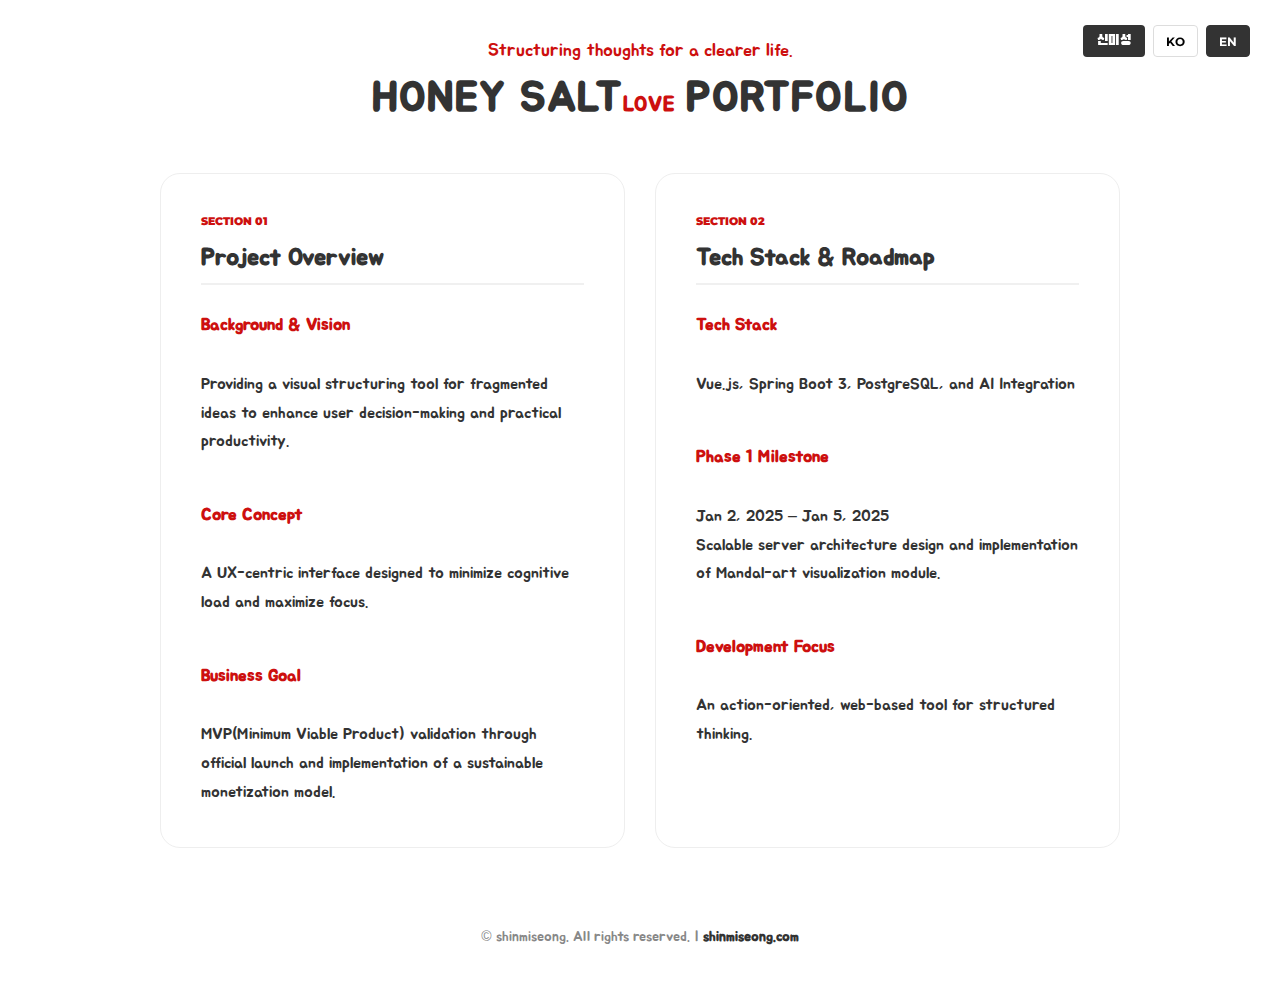
<file: project/hsl/hslPage.html>
<!DOCTYPE html>
<html lang="ko">
<head>
    <meta charset="UTF-8">
    <meta name="viewport" content="width=device-width, initial-scale=1.0">
	<meta property="og:image" content="https://shinmiseong.com/statics/image/common/og-title.png" />
	<meta property="og:title" content="신미성 / Shin Miseong" />
	<meta property="og:description" content="기록과 작업들 / Notes, work, and experiments." />
	<meta property="og:url" content="https://shinmiseong.com/" />
	<meta property="og:type" content="website" />
    <title>단짠♥ Honey Salt Love Portfolio -신미성 · Shin Miseong</title>
    <link href="https://fonts.googleapis.com/css2?family=Black+Han+Sans&family=Jua&family=Montserrat:wght@700;900&family=Open+Sans:wght@300;400;700&display=swap" rel="stylesheet">
	<link rel="icon" href="data:image/svg+xml,<svg xmlns='http://www.w3.org/2000/svg' viewBox='0 0 24 24' fill='%23ffb400'><path d='M12 17.27L18.18 21l-1.64-7.03L22 9.24l-7.19-.61L12 2 9.19 8.63 2 9.24l5.46 4.73L5.82 21z'/></svg>">
    <style>
        :root {
            --primary-color: #333;
            --accent-color: #cd100f; /* 단짠 레드 */
            --text-muted: #888;
        }

        * { box-sizing: border-box; margin: 0; padding: 0; }
        
        body {
            font-family: 'Jua', sans-serif;
            background-color: #ffffff;
            color: var(--primary-color);
            display: flex;
            flex-direction: column;
            align-items: center;
            min-height: 100vh;
            padding: 40px 0;
        }

        @keyframes fadeIn {
            from { opacity: 0; transform: translateY(10px); }
            to { opacity: 1; transform: translateY(0); }
        }

        .header, .content-wrapper, .footer {
            animation: fadeIn 0.8s ease-in-out forwards;
        }

        /* --- 상단 네비게이션 버튼 정렬 최적화 --- */
        .top-nav {
            position: fixed;
            top: 25px;
            right: 30px;
            z-index: 100;
            display: flex;
            align-items: center;
            gap: 8px; /* 버튼 사이 일정한 간격 */
        }

        .home-btn {
            background: var(--primary-color);
            color: #fff;
            border: none;
            padding: 6px 14px;
            cursor: pointer;
            font-size: 14px;
            border-radius: 4px;
            text-decoration: none;
            font-family: 'Black Han Sans', sans-serif;
            transition: all 0.2s;
            display: flex;
            align-items: center;
            height: 32px; /* 버튼 높이 통일 */
        }

        .lang-btn {
            background: #fff;
            border: 1px solid #ddd;
            padding: 0 12px;
            cursor: pointer;
            font-size: 12px;
            border-radius: 4px;
            font-weight: 700;
            text-transform: uppercase;
            font-family: 'Montserrat', sans-serif;
            height: 32px; /* 버튼 높이 통일 */
            transition: 0.2s;
        }
        .lang-btn.active { background: var(--primary-color); color: #fff; border-color: var(--primary-color); }
        .home-btn:hover { background: var(--accent-color); }

        /* --- 헤더 섹션 --- */
        .header {
            margin-bottom: 50px;
            text-align: center;
            width: 100%;
        }
        .slogan {
            font-size: 18px;
            color: var(--accent-color);
            margin-bottom: 10px;
        }
        .main-title { 
            font-size: 42px;
            letter-spacing: 1px;
            line-height: 1.2;
            display: flex;
            align-items: center;
            justify-content: center;
        }
        /* 작고 빨간 하트 포인트 */
        .title-heart {
			color: var(--accent-color);
			font-size: 0.5em;
			vertical-align: baseline;
			position: relative;
			bottom: -6px;
			margin-right: 10px;
        }

        /* --- 콘텐츠 레이아웃 --- */
        .content-wrapper {
            width: 100%;
            max-width: 1000px;
            display: grid;
            grid-template-columns: 1fr 1fr;
            gap: 30px;
            padding: 0 20px;
        }

        .info-card {
            background: #fff;
            padding: 40px;
            border-radius: 20px;
            border: 1px solid #eee;
            transition: 0.3s;
        }
        .info-card:hover { border-color: var(--accent-color); transform: translateY(-5px); }

        .card-label {
            font-family: 'Montserrat', sans-serif;
            font-size: 11px;
            font-weight: 900;
            color: var(--accent-color);
            margin-bottom: 15px;
            display: block;
            text-transform: uppercase;
        }

        .card-title {
            font-size: 24px;
            margin-bottom: 25px;
            padding-bottom: 10px;
            border-bottom: 2px solid #f0f0f0;
        }

        .details { font-size: 16px; line-height: 1.8; }
        .details b { color: var(--accent-color); display: block; margin-top: 15px; font-size: 17px; }

        .footer {
            margin-top: 80px;
            text-align: center;
            font-size: 14px;
            color: var(--text-muted);
        }
        .footer a { color: var(--primary-color); text-decoration: none; font-weight: bold; }

        @media (max-width: 900px) {
            .content-wrapper { grid-template-columns: 1fr; }
            .main-title { font-size: 32px; }
            .top-nav { position: absolute; top: 15px; right: 20px; }
        }
    </style>
</head>
<body>

    <div class="top-nav">
        <a href="/" class="home-btn">신미성</a>
        <button class="lang-btn" data-lang-btn="ko">KO</button>
        <button class="lang-btn" data-lang-btn="en">EN</button>
    </div>

    <div class="header">
        <div id="header-slogan" class="slogan"></div>
        <h1 id="page-title" class="main-title"></h1>
    </div>

    <div class="content-wrapper">
        <div class="info-card">
            <span class="card-label">Section 01</span>
            <h2 id="card-1-title" class="card-title"></h2>
            <div id="card-1-body" class="details"></div>
        </div>

        <div class="info-card">
            <span class="card-label">Section 02</span>
            <h2 id="card-2-title" class="card-title"></h2>
            <div id="card-2-body" class="details"></div>
        </div>
    </div>

    <footer class="footer">
        <p>© shinmiseong. All rights reserved. | <a href="https://shinmiseong.com">shinmiseong.com</a></p>
    </footer>

    <script>
		const translations = {
			ko: {
				slogan: "생각의 구조화가 만드는 선명한 삶.",
				title: '단짠<span class="title-heart">♥</span> 포트폴리오',
				card1: {
					title: "기획 개요",
					body: `
					<b>기획 배경 및 목적</b><br>
					파편화된 아이디어를 시각적으로 구조화하는 도구를 제공하여, 
					사용자의 의사결정을 돕고 실질적인 생산성 향상을 지향합니다.<br><br>
		
					<b>핵심 컨셉</b><br>
					인지적 부하를 최소화하고 사고의 흐름을 극대화하는 UX 중심 인터페이스<br><br>
		
					<b>비즈니스 목표</b><br>
					서비스 런칭을 통한 MVP(Minimum Viable Product, 최소 기능 제품) 검증 및 실제 수익화 모델 구현
					`
				},
				card2: {
					title: "기술 스택 및 일정",
					body: `
					<b>Full-Stack AI Architecture</b><br>
					Vue.js, Spring Boot 3, PostgreSQL, AI 기술 적용<br><br>
		
					<b>1차 개발 일정 (Milestone)</b><br>
					2025.01.02 ~ 01.05<br>
					서버 아키텍처 설계 및 만달아트 기반 데이터 시각화 모듈 구현<br><br>
		
					<b>개발 방향</b><br>
					사용자 접근성을 높인 웹 기반의 오픈 소스형 사고 정리 도구
					`
				}
			},
		
			en: {
				slogan: "Structuring thoughts for a clearer life.",
				title: 'HONEY SALT<span class="title-heart">LOVE</span> PORTFOLIO',
				card1: {
					title: "Project Overview",
					body: `
					<b>Background & Vision</b><br>
					Providing a visual structuring tool for fragmented ideas to enhance 
					user decision-making and practical productivity.<br><br>
		
					<b>Core Concept</b><br>
					A UX-centric interface designed to minimize cognitive load and maximize focus.<br><br>
		
					<b>Business Goal</b><br>
					MVP(Minimum Viable Product) validation through official launch and implementation of a sustainable monetization model.
					`
				},
				card2: {
					title: "Tech Stack & Roadmap",
					body: `
					<b>Tech Stack</b><br>
					Vue.js, Spring Boot 3, PostgreSQL, and AI Integration<br><br>
		
					<b>Phase 1 Milestone</b><br>
					Jan 2, 2025 – Jan 5, 2025<br>
					Scalable server architecture design and implementation of Mandal-art visualization module.<br><br>
		
					<b>Development Focus</b><br>
					An action-oriented, web-based tool for structured thinking.
					`
				}
			}
		};

        function updateLanguage(lang, updateUrl = true) {
            const data = translations[lang] || translations['ko'];
            document.getElementById('header-slogan').textContent = data.slogan;
            document.getElementById('page-title').innerHTML = data.title; // 하트 HTML 반영을 위해 innerHTML 사용
            document.getElementById('card-1-title').textContent = data.card1.title;
            document.getElementById('card-1-body').innerHTML = data.card1.body;
            document.getElementById('card-2-title').textContent = data.card2.title;
            document.getElementById('card-2-body').innerHTML = data.card2.body;

            document.querySelectorAll('.lang-btn').forEach(btn => {
                btn.classList.toggle('active', btn.dataset.langBtn === lang);
            });
            document.documentElement.lang = lang;

            // URL 파라미터 업데이트
            if (updateUrl) {
                const newUrl = new URL(window.location);
                newUrl.searchParams.set('lang', lang);
                window.history.pushState({}, '', newUrl);
            }
        }

        // 버튼 클릭 이벤트
        document.querySelectorAll('.lang-btn').forEach(btn => {
            btn.addEventListener('click', () => updateLanguage(btn.dataset.langBtn));
        });


		document.querySelector('.home-btn').addEventListener('click', function(e) {
			const urlParams = new URLSearchParams(window.location.search);
			const lang = urlParams.get('lang');
			if (lang) {
				e.preventDefault();
				window.location.href = `/?lang=${lang}`;
			}
		});

        // 초기 실행 로직 (파라미터 우선순위 적용)
        const init = () => {
            const urlParams = new URLSearchParams(window.location.search);
            const langParam = urlParams.get('lang');
            const browserLang = navigator.language.includes('en') ? 'en' : 'ko';
            
            const targetLang = (langParam === 'ko' || langParam === 'en') ? langParam : browserLang;
            
            // 파라미터가 이미 있는 경우만 updateUrl을 false로 하여 히스토리 중복 방지 가능
            updateLanguage(targetLang, !!langParam);
        };

        init();
    </script>
</body>
</html>
</file>
